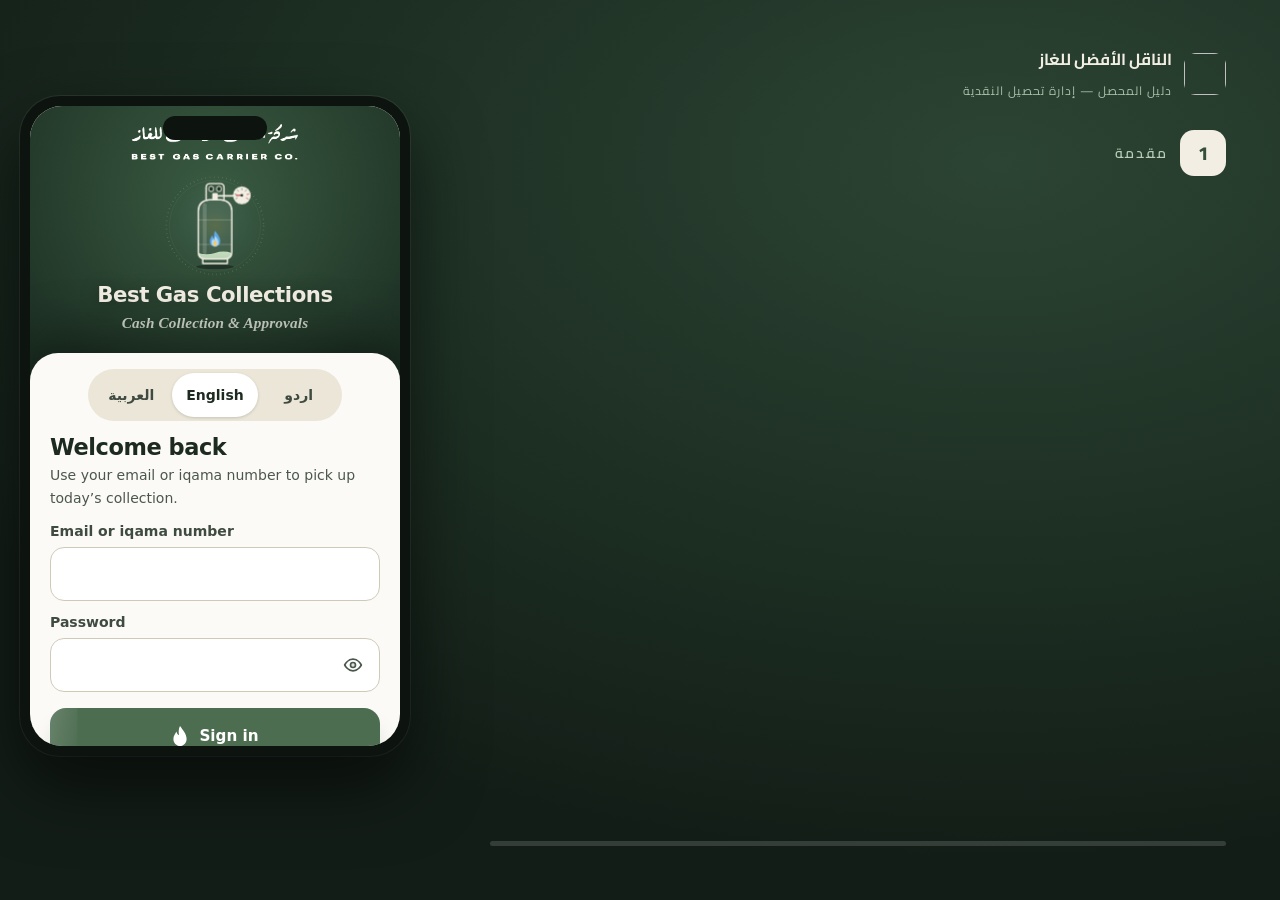
<file: tests/stage.html>
<!doctype html>
<html lang="ar" dir="rtl">
<head>
<meta charset="utf-8">
<title>Best Gas — recording stage</title>
<!--
  A recording stage for walkthrough videos: the real app runs inside a phone
  frame on the right, narration sits in its own column on the left, and a
  highlight ring can be drawn over the phone without ever covering it.
  Driven by tests/record-walkthrough.js. Not part of the shipped system.
-->
<link rel="stylesheet" href="https://fonts.googleapis.com/css2?family=Cairo:wght@400;600;700;800&display=swap">
<style>
  :root{
    --green:#4D6D51; --green-dark:#34503a; --green-deep:#1d2f23; --cream:#F2EEE4;
    --ink:#16201a; --muted:#8a9a8d; --line:rgba(242,238,228,.16);
  }
  *{box-sizing:border-box;}
  html,body{margin:0;height:100%;}
  body{
    background:radial-gradient(1200px 700px at 78% 18%, #2c4433 0%, var(--green-deep) 55%, #131d17 100%);
    color:var(--cream); font-family:'Cairo',system-ui,sans-serif; overflow:hidden;
  }
  #stage{display:grid;grid-template-columns:1fr 430px;height:100%;align-items:center;gap:0;}

  /* ---------- narration ---------- */
  #narr{padding:44px 54px 44px 60px;display:flex;flex-direction:column;justify-content:center;gap:0;height:100%;}
  #chapter{display:flex;align-items:center;gap:12px;margin-bottom:18px;}
  #chapNum{width:46px;height:46px;border-radius:14px;background:var(--cream);color:var(--green-dark);
    display:flex;align-items:center;justify-content:center;font-weight:800;font-size:19px;flex:none;}
  #chapName{font-size:14px;letter-spacing:.14em;color:#b9cdb9;font-weight:600;}
  #title{font-size:40px;line-height:1.25;font-weight:800;margin:0 0 14px;text-wrap:balance;min-height:52px;}
  #body{font-size:21px;line-height:1.85;color:#e8eadf;margin:0;max-width:44ch;min-height:66px;}
  #points{list-style:none;margin:22px 0 0;padding:0;display:flex;flex-direction:column;gap:11px;}
  #points li{display:flex;gap:11px;align-items:flex-start;font-size:18px;line-height:1.6;color:#d6e0d2;
    opacity:0;transform:translateX(14px);transition:opacity .45s ease,transform .45s ease;}
  #points li.on{opacity:1;transform:none;}
  #points i{flex:none;width:9px;height:9px;border-radius:50%;background:#9fc39c;margin-top:9px;}
  #points li b{color:#fff;font-weight:700;}
  .fig{display:inline-flex;align-items:center;gap:6px;background:rgba(255,255,255,.1);border-radius:8px;
    padding:1px 9px;font-weight:700;color:#fff;font-variant-numeric:tabular-nums;direction:ltr;}
  #title.swap,#body.swap{animation:swapIn .5s cubic-bezier(.2,.8,.2,1);}
  @keyframes swapIn{from{opacity:0;transform:translateY(12px);}to{opacity:1;transform:none;}}

  /* progress */
  #prog{margin-top:auto;padding-top:26px;}
  #bar{height:5px;border-radius:99px;background:rgba(255,255,255,.14);overflow:hidden;}
  #barIn{height:100%;width:0;background:linear-gradient(90deg,#9fc39c,var(--cream));transition:width .6s ease;}
  #legend{display:flex;justify-content:space-between;margin-top:10px;font-size:13px;color:#9fb3a0;}
  #brand{display:flex;align-items:center;gap:12px;margin-bottom:26px;}
  #brand img{width:42px;height:42px;border-radius:12px;}
  #brand div b{display:block;font-size:16px;}
  #brand div span{font-size:12px;color:#a9bfab;letter-spacing:.08em;}

  /* ---------- phone ---------- */
  #phoneCol{display:flex;align-items:center;justify-content:center;height:100%;position:relative;}
  #phoneWrap{display:flex;flex-direction:column;align-items:center;gap:14px;}
  #phone{position:relative;width:390px;height:660px;border-radius:40px;background:#0d140f;
    padding:10px;box-shadow:0 30px 70px rgba(0,0,0,.55), 0 0 0 1px rgba(255,255,255,.08);}
  #phone::after{content:'';position:absolute;top:20px;left:50%;transform:translateX(-50%);
    width:104px;height:24px;border-radius:99px;background:#0d140f;z-index:3;}
  #screen{width:100%;height:100%;border-radius:32px;overflow:hidden;background:#fff;position:relative;}
  #app{width:100%;height:100%;border:0;display:block;}
  #ring{position:absolute;border-radius:14px;pointer-events:none;opacity:0;z-index:5;
    box-shadow:0 0 0 3px #F2EEE4, 0 0 0 9px rgba(242,238,228,.28);transition:all .4s cubic-bezier(.2,.8,.2,1);}
  #ring.on{opacity:1;}
  #tap{position:absolute;width:44px;height:44px;border-radius:50%;background:rgba(242,238,228,.55);
    pointer-events:none;opacity:0;z-index:6;transform:translate(-50%,-50%) scale(.3);}
  #tap.go{animation:tapGo .6s ease-out;}
  @keyframes tapGo{0%{opacity:.9;transform:translate(-50%,-50%) scale(.3);}100%{opacity:0;transform:translate(-50%,-50%) scale(1.6);}}
  #caption{width:390px;min-height:34px;text-align:center;}
  #caption span{display:inline-block;background:rgba(242,238,228,.95);color:#1d2f23;font-size:15px;font-weight:700;
    padding:8px 16px;border-radius:12px;opacity:0;transform:translateY(-6px);transition:all .35s ease;max-width:100%;}
  #caption span.on{opacity:1;transform:none;}
</style>
</head>
<body>
<div id="stage">
  <div id="narr">
    <div id="brand"><img id="brandLogo" alt=""><div><b>الناقل الأفضل للغاز</b><span>دليل المحصل — إدارة تحصيل النقدية</span></div></div>
    <div id="chapter"><span id="chapNum">1</span><span id="chapName">مقدمة</span></div>
    <h1 id="title"></h1>
    <p id="body"></p>
    <ul id="points"></ul>
    <div id="prog"><div id="bar"><div id="barIn"></div></div>
      <div id="legend"><span id="legLeft"></span><span id="legRight"></span></div></div>
  </div>
  <div id="phoneCol">
    <div id="phoneWrap">
      <div id="phone"><div id="screen">
        <iframe id="app" src="/" title="app"></iframe>
        <div id="ring"></div><div id="tap"></div>
      </div></div>
      <div id="caption"><span id="capText"></span></div>
    </div>
  </div>
</div>
<script>
  var els = {
    chapNum: document.getElementById('chapNum'), chapName: document.getElementById('chapName'),
    title: document.getElementById('title'), body: document.getElementById('body'),
    points: document.getElementById('points'), barIn: document.getElementById('barIn'),
    legLeft: document.getElementById('legLeft'), legRight: document.getElementById('legRight'),
    ring: document.getElementById('ring'), tap: document.getElementById('tap'),
    cap: document.getElementById('capText'), screen: document.getElementById('screen')
  };
  window.stage = {
    chapter: function (n, name) { els.chapNum.textContent = n; els.chapName.textContent = name; },
    say: function (title, body) {
      els.title.textContent = title; els.body.textContent = body || '';
      [els.title, els.body].forEach(function (e) { e.classList.remove('swap'); void e.offsetWidth; e.classList.add('swap'); });
      els.points.innerHTML = '';
    },
    point: function (html) {
      var li = document.createElement('li');
      li.innerHTML = '<i></i><span>' + html + '</span>';
      els.points.appendChild(li);
      requestAnimationFrame(function () { li.classList.add('on'); });
    },
    caption: function (text) {
      if (!text) { els.cap.classList.remove('on'); return; }
      els.cap.textContent = text; els.cap.classList.add('on');
    },
    progress: function (pct, left, right) {
      els.barIn.style.width = Math.max(0, Math.min(100, pct)) + '%';
      els.legLeft.textContent = left || ''; els.legRight.textContent = right || '';
    },
    // rect is in iframe coordinates; the ring is drawn on top of the phone,
    // never over the narration column.
    ring: function (rect) {
      if (!rect) { els.ring.classList.remove('on'); return; }
      els.ring.style.left = (rect.x - 6) + 'px'; els.ring.style.top = (rect.y - 6) + 'px';
      els.ring.style.width = (rect.width + 12) + 'px'; els.ring.style.height = (rect.height + 12) + 'px';
      els.ring.classList.add('on');
    },
    tapAt: function (x, y) {
      els.tap.style.left = x + 'px'; els.tap.style.top = y + 'px';
      els.tap.classList.remove('go'); void els.tap.offsetWidth; els.tap.classList.add('go');
    },
    setLogo: function (src) { document.getElementById('brandLogo').src = src; }
  };
</script>
</body>
</html>
</file>
